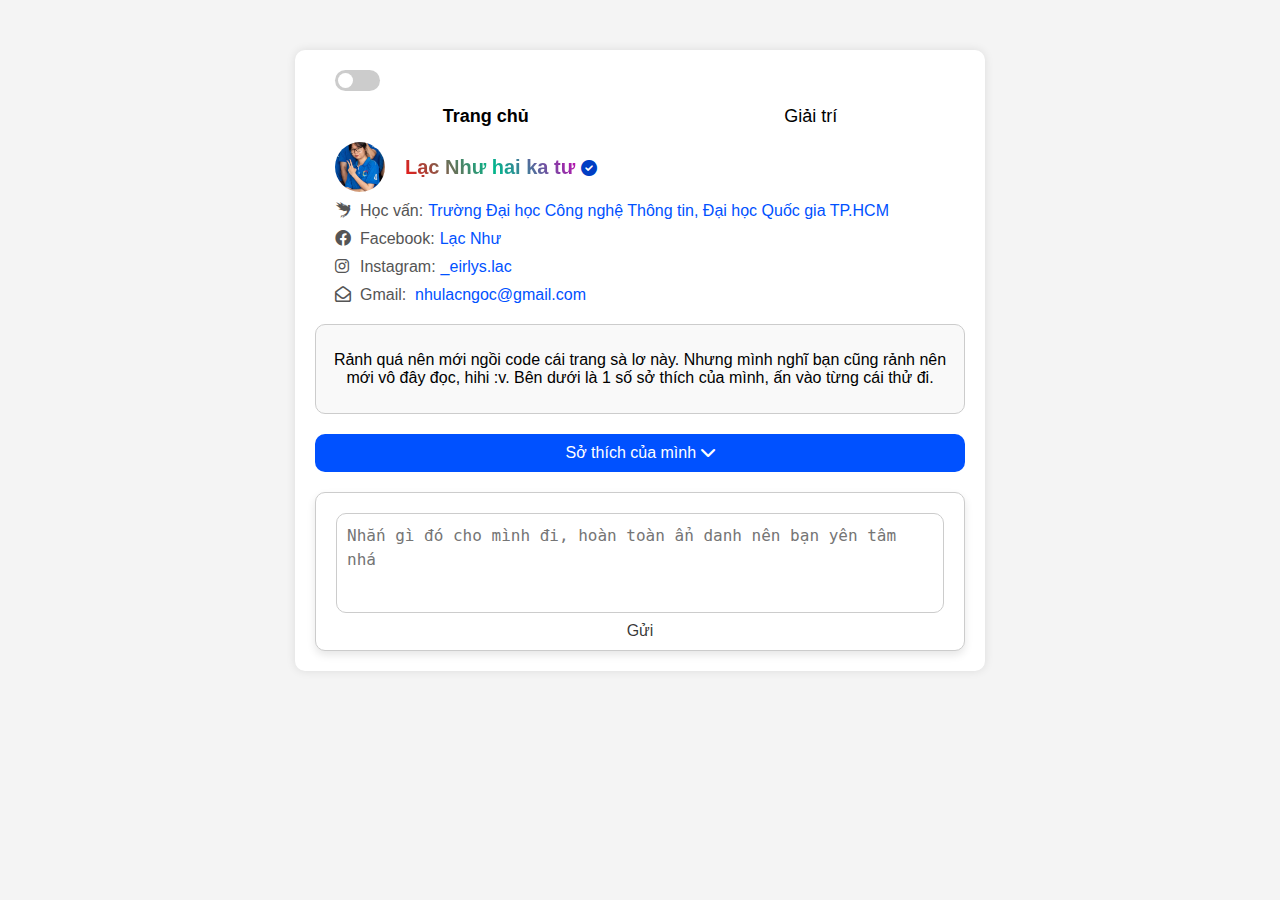
<file: index.html>
<!DOCTYPE html>
<html lang="en">
  <head>
    <meta charset="UTF-8" />
    <meta name="viewport" content="width=device-width, initial-scale=1.0" />
    <title>Thông tin của Lạc</title>
    <link rel="stylesheet" href="style.css" />
    <link rel="stylesheet" href="gradient.css" />

    <link
      rel="stylesheet"
      href="https://cdnjs.cloudflare.com/ajax/libs/font-awesome/6.0.0-beta3/css/all.min.css"
    />
  </head>
  <body>
    <div class="container">
      <div class="giaodien">
        <label class="switch">
          <input type="checkbox" id="themeToggle" />
          <span class="slider round"></span>
        </label>
      </div>

      <div class="header">
        <div class="menu">
          <a href="index.html" id="home">Trang chủ</a>
          <a href="giaitri.html" id="giaitri">Giải trí</a>
        </div>
      </div>

      <div class="contact-header">
        <img src="images/me.jpg" alt="Ảnh đại diện" class="avatar" />
        <div class="contact-text">
          <a href="index.html"> Lạc Như hai ka tư </a>
          <i class="fa-solid fa-circle-check" style="color: #003ec4"></i>
        </div>
      </div>

      <div class="contact-info">
        <div class="contact-item">
          <i class="fa-brands fa-studiovinari"></i>
          <span class="contact-label">Học vấn:</span>
          <a href="https://www.facebook.com/UIT.Fanpage" target="_blank"
            >Trường Đại học Công nghệ Thông tin, Đại học Quốc gia TP.HCM</a
          >
        </div>
        <div class="contact-item">
          <i class="fab fa-facebook"></i>
          <span class="contact-label">Facebook:</span>
          <a href="https://www.facebook.com/lacnhu04" target="_blank"
            >Lạc Như</a
          >
        </div>
        <div class="contact-item">
          <i class="fab fa-instagram"></i>
          <span class="contact-label">Instagram:</span>
          <a href="https://www.instagram.com/_eirlys.lac/" target="_blank"
            >_eirlys.lac</a
          >
        </div>
        <div class="contact-item">
          <i class="fa-regular fa-envelope-open"></i>
          <span class="contact-label">Gmail:</span>
          <a href="">nhulacngoc@gmail.com</a>
        </div>
      </div>

      <div class="more-inf">
        <div class="caption">
          <p>
            Rảnh quá nên mới ngồi code cái trang sà lơ này. Nhưng mình nghĩ bạn
            cũng rảnh nên mới vô đây đọc, hihi :v. Bên dưới là 1 số sở thích của
            mình, ấn vào từng cái thử đi.
          </p>
        </div>
        <div class="favourites-container">
          <button id="fv-btn" class="fv-button">
            Sở thích của mình <i class="fas fa-chevron-down"></i>
          </button>

          <div class="favourites" id="favourites">
            <div class="favourite">
              <a href="game.html">
                <div class="favourite-label">
                  <h3>Trò chơi</h3>
                  <img src="images/violet.jpg" class="images" />
                  <p>Liên quân Mobile</p>
                </div>
              </a>
            </div>
            <div class="favourite">
              <a href="nhac.html">
                <div class="favourite-label">
                  <h3>Nhạc</h3>
                  <img src="images/music.jpg" class="images" />
                  <p>Bao tiền một mớ bình yên</p>
                </div>
              </a>
            </div>
            <div class="favourite">
              <a href="chill.html">
                <div class="favourite-label">
                  <h3>Khác</h3>
                  <img src="images/saigon.jpg" class="images" />
                  <p>Đi dạo chill</p>
                </div>
              </a>
            </div>
          </div>
        </div>

        <form
          id="message"
          action="https://formspree.io/f/xwpevvza"
          method="POST"
        >
          <textarea
            name="message"
            class="feedback"
            placeholder="Nhắn gì đó cho mình đi, hoàn toàn ẩn danh nên bạn yên tâm nhá"
            required
          ></textarea>
          <button class="send-button" type="submit">Gửi</button>
        </form>
      </div>
    </div>
    <script src="script.js"></script>
  </body>
</html>
</file>
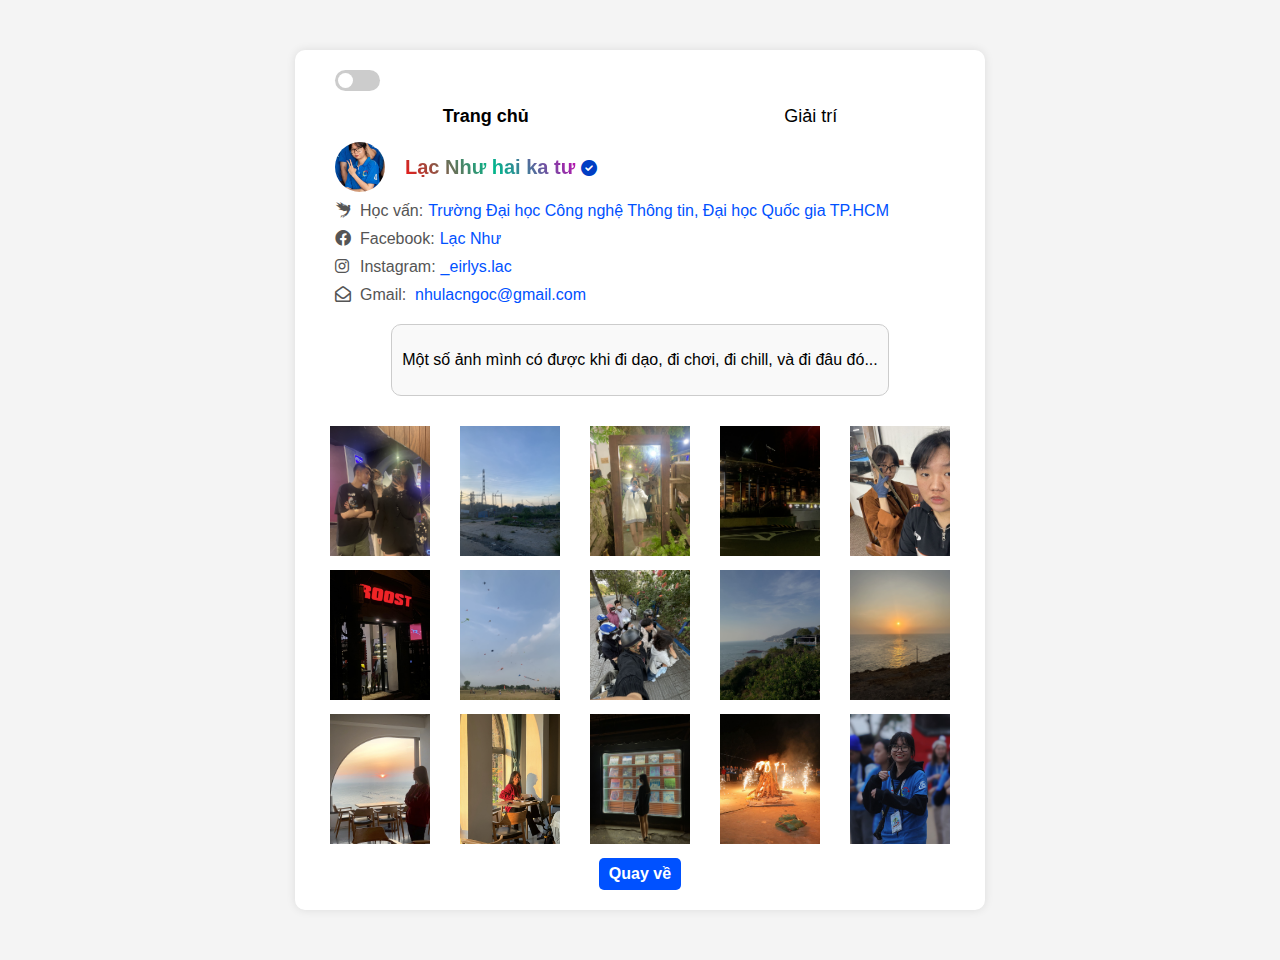
<file: chill.html>
<!DOCTYPE html>
<html lang="en">
  <head>
    <meta charset="UTF-8" />
    <meta name="viewport" content="width=device-width, initial-scale=1.0" />
    <title>Đi dạo chill</title>
    <link rel="stylesheet" href="style.css" />
    <link rel="stylesheet" href="gradient.css" />

    <link
      rel="stylesheet"
      href="https://cdnjs.cloudflare.com/ajax/libs/font-awesome/6.0.0-beta3/css/all.min.css"
    />
  </head>

  <body>
    <div class="container">
      <div class="giaodien">
        <label class="switch">
          <input type="checkbox" id="themeToggle" />
          <span class="slider round"></span>
        </label>
      </div>
      <div class="header">
        <div class="menu">
          <a href="index.html" id="home">Trang chủ</a>
          <a href="giaitri.html" id="giaitri">Giải trí</a>
        </div>
      </div>

      <div class="contact-header">
        <img src="images/me.jpg" alt="Ảnh đại diện" class="avatar" />
        <div class="contact-text">
          <a href="index.html"> Lạc Như hai ka tư </a>
          <i class="fa-solid fa-circle-check" style="color: #003ec4"></i>
        </div>
      </div>

      <div class="contact-info">
        <div class="contact-item">
          <i class="fa-brands fa-studiovinari"></i>
          <span class="contact-label">Học vấn:</span>
          <a href="https://www.facebook.com/UIT.Fanpage" target="_blank"
            >Trường Đại học Công nghệ Thông tin, Đại học Quốc gia TP.HCM</a
          >
        </div>
        <div class="contact-item">
          <i class="fab fa-facebook"></i>
          <span class="contact-label">Facebook:</span>
          <a href="https://www.facebook.com/lacnhu04" target="_blank"
            >Lạc Như</a
          >
        </div>
        <div class="contact-item">
          <i class="fab fa-instagram"></i>
          <span class="contact-label">Instagram:</span>
          <a href="https://www.instagram.com/_eirlys.lac/" target="_blank"
            >_eirlys.lac</a
          >
        </div>
        <div class="contact-item">
          <i class="fa-regular fa-envelope-open"></i>
          <span class="contact-label">Gmail:</span>
          <a href="">nhulacngoc@gmail.com</a>
        </div>
      </div>

      <div class="more-inf">
        <div class="caption">
          <p>
            Một số ảnh mình có được khi đi dạo, đi chơi, đi chill, và đi đâu
            đó...
          </p>
        </div>
        <div class="chill">
          <div class="chill-label">
            <img src="images/1.jpg" class="chill-images" />
          </div>
          <div class="chill-label">
            <img src="images/2.jpg" class="chill-images" />
          </div>
          <div class="chill-label">
            <img src="images/3.jpg" class="chill-images" />
          </div>
          <div class="chill-label">
            <img src="images/4.jpg" class="chill-images" />
          </div>
          <div class="chill-label">
            <img src="images/5.jpg" class="chill-images" />
          </div>
          <div class="chill-label">
            <img src="images/6.jpg" class="chill-images" />
          </div>
          <div class="chill-label">
            <img src="images/7.jpg" class="chill-images" />
          </div>
          <div class="chill-label">
            <img src="images/8.jpg" class="chill-images" />
          </div>
          <div class="chill-label">
            <img src="images/9.jpg" class="chill-images" />
          </div>
          <div class="chill-label">
            <img src="images/10.jpg" class="chill-images" />
          </div>
          <div class="chill-label">
            <img src="images/11.jpg" class="chill-images" />
          </div>
          <div class="chill-label">
            <img src="images/12.jpg" class="chill-images" />
          </div>
          <div class="chill-label">
            <img src="images/13.jpg" class="chill-images" />
          </div>
          <div class="chill-label">
            <img src="images/14.jpg" class="chill-images" />
          </div>
          <div class="chill-label">
            <img src="images/15.jpg" class="chill-images" />
          </div>
        </div>
        <div class="back">
          <a href="index.html">Quay về</a>
        </div>
      </div>
    </div>
    <script src="script.js"></script>
  </body>
</html>
</file>
<file: style.css>
body {
  font-family: Arial, sans-serif;
  background-color: #f4f4f4;
  margin: 0;
  padding: 0;
}
/* PHẦN MENU CỦA HEADER */
.header {
  background-color: none;
  padding: 0;
  margin-top: 15px;
}

.header .menu {
  display: flex;
  justify-content: space-around;
  align-items: center;
}

.header .menu a {
  margin: 0 15px;
  font-size: 18px;
  color: #000000;
  text-decoration: none;
  cursor: pointer;
}

.header .menu a.active {
  font-weight: bold;
  color: #000000;
}

.header .menu a:hover {
  color: #000000;
}

/* PHẦN THÔNG TIN LIÊN HỆ */
.contact-header {
  display: flex;
  align-items: center;
  margin-top: 15px;
}

.contact-text a {
  margin-left: 20px;
  color: #000000;
  text-decoration: none;
  font-weight: bold;
  font-size: 20px;
  background-image: linear-gradient(60deg, #ea1717, #00b78c, #ca00b2);
  background-clip: text; /* Tiêu chuẩn, cho các trình duyệt hiện đại */
  -webkit-background-clip: text; /* Dành cho các trình duyệt WebKit cũ */
  color: transparent;
}

.avatar {
  width: 50px;
  height: 50px;
  border-radius: 50%;
  margin-left: 20px;
  object-fit: cover;
}

.container {
  max-width: 650px;
  margin: 50px auto;
  padding: 20px;
  background-color: #fff;
  border-radius: 10px;
  box-shadow: 0 0 10px rgba(0, 0, 0, 0.1);
}

.contact-info {
  margin-left: 20px;
}

.contact-info i {
  width: 15px;
}

.contact-item {
  display: flex;
  margin-top: 10px;
  color: #555;
}

.contact-label {
  display: inline-block;
  min-width: 50px;
  margin-left: 10px;
}

.contact-item a {
  color: #0051ff;
  text-decoration: none;
  margin-left: 5px;
}

.more-inf {
  margin-top: 20px;
  text-align: center;
}

.caption {
  border: 1px solid #ccc;
  padding: 10px;
  background-color: #f9f9f9;
  border-radius: 10px;
  display: inline-block;
}
/* PHẦN INDEX.HTML */
.favourites-container {
  position: relative;
  margin-top: 20px;
}

.fv-button {
  display: block;
  width: 100%;
  padding: 10px;
  background-color: #0051ff;
  color: white;
  border-radius: 10px;
  text-align: center;
  cursor: pointer;
  border: none;
  font-size: 16px;
}

.fv-button:hover {
  background-color: #003ec4;
  color: #fff;
}

.favourites {
  display: flex;
  flex-wrap: wrap;
  gap: 10px; /* Tạo khoảng cách giữa các phần tử */
  justify-content: center;
  margin-top: 20px;
  max-height: 0; /* Bắt đầu ẩn khung */
  overflow: hidden; /* Ẩn phần tử vượt quá */
  opacity: 0; /* Bắt đầu với độ mờ */
  transition: max-height 0.3s ease-out, opacity 0.9s ease-out; /* Thêm hiệu ứng chuyển đổi */
}

.favourites.show {
  max-height: 1000px; /* Chiều cao tối đa khi hiển thị, điều chỉnh tùy thuộc vào nội dung */
  opacity: 1; /* Hiển thị với độ mờ */
}

.favourite {
  margin-bottom: 20px;
}

.favourite-label {
  flex: 1 1 calc(33.333% - 20px); /* Giảm đi khoảng cách để phù hợp với tổng chiều rộng của phần tử */
  box-sizing: border-box;
  text-align: center;
  border: 1px solid #555;
  border-radius: 30px;
  width: 210px;
  display: inline-block;
}

.favourite a {
  color: inherit;
}

.favourite:hover {
  color: #003ec4;
}

.images {
  width: 100px;
  height: 100px;
}

#message {
  width: 100%;
  max-width: 100%; /* Đảm bảo form không bị rộng hơn màn hình */
  box-sizing: border-box; /* Bao gồm padding và border vào kích thước tổng cộng */
  margin: 0 auto;
  padding: 20px;
  background-color: #fff;
  border: 1px solid #ccc;
  border-radius: 10px;
  box-shadow: 0 4px 8px rgba(0, 0, 0, 0.1);
}

textarea.feedback {
  width: 100%;
  height: 100px;
  box-sizing: border-box; /* Bao gồm padding vào kích thước tổng cộng */
  padding: 10px;
  border-radius: 10px;
  border: 1px solid #ccc;
  resize: none;
  font-size: 16px;
  line-height: 1.5;
  color: #333;
}

textarea.feedback:focus {
  border-color: #9c9b9b;
  outline: none;
}

.send-button {
  display: block;
  width: 100%; /* nút gửi chiếm toàn bộ chiều rộng */
  padding: 0;
  margin-top: 5px;
  margin-bottom: -10px;
  border: none;
  border-radius: 10px;
  background-color: #ffffff;
  color: #131313db;
  font-size: 16px;
  cursor: pointer;
}

.send-button:hover {
  color: #000000;
}

/* PHẦN GAME */
.video-container {
  position: relative;
  width: 100%;
  padding-bottom: 56.25%; /* 16:9 aspect ratio */
  height: 0;
  overflow: hidden;
}

.video-container video,
.video-container iframe {
  position: absolute;
  top: 0;
  left: 0;
  width: 100%;
  height: 100%;
}

/* PHẦN ĐI DẠO CHILL */
.chill {
  display: flex;
  flex-wrap: wrap;
  justify-content: space-between; /* Phân phối đều các phần tử */
  text-align: center;
  margin-top: 20px;
}

.chill-label {
  flex: 1 1 calc(20% - 10px); /* Đảm bảo mỗi phần tử chiếm 1/3 chiều rộng cộng thêm khoảng cách */
  box-sizing: border-box; /* Đảm bảo padding và border không làm thay đổi chiều rộng của phần tử */
  margin-top: 10px;
}

.chill-images {
  width: 100px;
  height: 130px;
  object-fit: cover;
}

/* PHẦN NHẠC */
.listen {
  display: flex;
  justify-content: center;
  align-items: center;
  text-align: center;
  margin-top: 20px;
}

.spot {
  width: 100%;
  max-width: 500px; /* Giới hạn chiều rộng tối đa */
  height: auto; /* Đảm bảo tỷ lệ khung hình gốc */
  object-fit: contain;
}

.lyrics {
  margin-top: 20px;
}

.back {
  margin-top: 10px;
  text-align: center;
}

.back a {
  display: inline-block;
  padding: 7px 10px;
  background-color: #0051ff;
  color: #fff;
  text-decoration: none;
  border-radius: 5px;
  font-weight: bold;
  transition: background-color 0.3s, color 0.3s;
}

.back a:hover {
  background-color: #003ec4;
  color: #e6e6e6;
}
</file>
<file: gradient.css>
/*PHẦN TÙY CHỈNH GIAO DIỆN*/
.container.dark-theme {
  background-color: #313131; /* Màu nền tối */
  color: #ffffff; /* Màu chữ sáng */
}

.container.dark-theme .menu a {
  color: #ffffff; /* Màu chữ trắng cho các mục "Trang chủ", "Giải trí" */
}

.container.dark-theme .contact-info a {
  color: #2196f3; /* Màu link khi dark theme */
}

.container.dark-theme .contact-header a {
  text-decoration: none;
  font-weight: bold;
  font-size: 20px;
  background-image: linear-gradient(60deg, #ff5e5e, #40efc6, #ff5aec);
  background-clip: text; /* Tiêu chuẩn, cho các trình duyệt hiện đại */
  -webkit-background-clip: text; /* Dành cho các trình duyệt WebKit cũ */
  color: transparent; /* Màu LN2k4 */
}

.container.dark-theme .contact-item i {
  color: #e0e0e0; /* Màu icon*/
}
.container.dark-theme .contact-label {
  color: #e0e0e0; /* Màu chữ khi bật dark theme */
}

.container.dark-theme .caption,
.container.dark-theme #message,
.container.dark-theme .feedback {
  border: 1px solid #666; /* Màu viền tối hơn */
  background-color: #3a3a3a; /* Màu nền tối */
  color: #ffffff; /* Màu chữ khi bật dark theme */
}
.container.dark-theme .fv-button {
  background-color: #2196f3;
}
.container.dark-theme .fv-button:hover {
  background-color: #003ec4; /* Màu nền khi hover trong dark theme */
}
.container.dark-theme .send-button {
  background-color: #3a3a3a;
  color: #ffffff;
}

.container.dark-theme .quote-box p {
  color: #ffffff;
}

/* Đảm bảo hiệu ứng chuyển đổi mượt mà */
.container {
  transition: background-color 0.5s ease, color 0.5s ease;
}

/* CSS cho nút gạt */
.switch {
  position: relative;
  display: inline-block;
  margin-left: 20px;
  width: 45px; /* Kích thước của nút gạt */
  height: 21px;
}

.switch input {
  opacity: 0; /* Ẩn checkbox */
  width: 0;
  height: 0;
}

.slider {
  position: absolute;
  cursor: pointer;
  top: 0;
  left: 0;
  right: 0;
  bottom: 0;
  background-color: #ccc; /* Màu nền mặc định */
  transition: 1.5s; /* Hiệu ứng chuyển đổi */
  border-radius: 34px; /* Bo tròn góc */
}

.slider:before {
  position: absolute;
  content: "";
  height: 15px;
  width: 15px;
  left: 3px; /* Vị trí của phần viên tròn */
  bottom: 3px;
  background-color: white; /* Màu của viên tròn */
  transition: 0.4s; /* Hiệu ứng chuyển đổi */
  border-radius: 50%; /* Bo tròn viên tròn */
}

/* Khi checkbox được chọn (gạt sang phải) */
input:checked + .slider {
  background-color: #2196f3; /* Màu nền khi được chọn */
}

input:checked + .slider:before {
  transform: translateX(24px); /* Di chuyển viên tròn sang bên phải */
}
</file>
